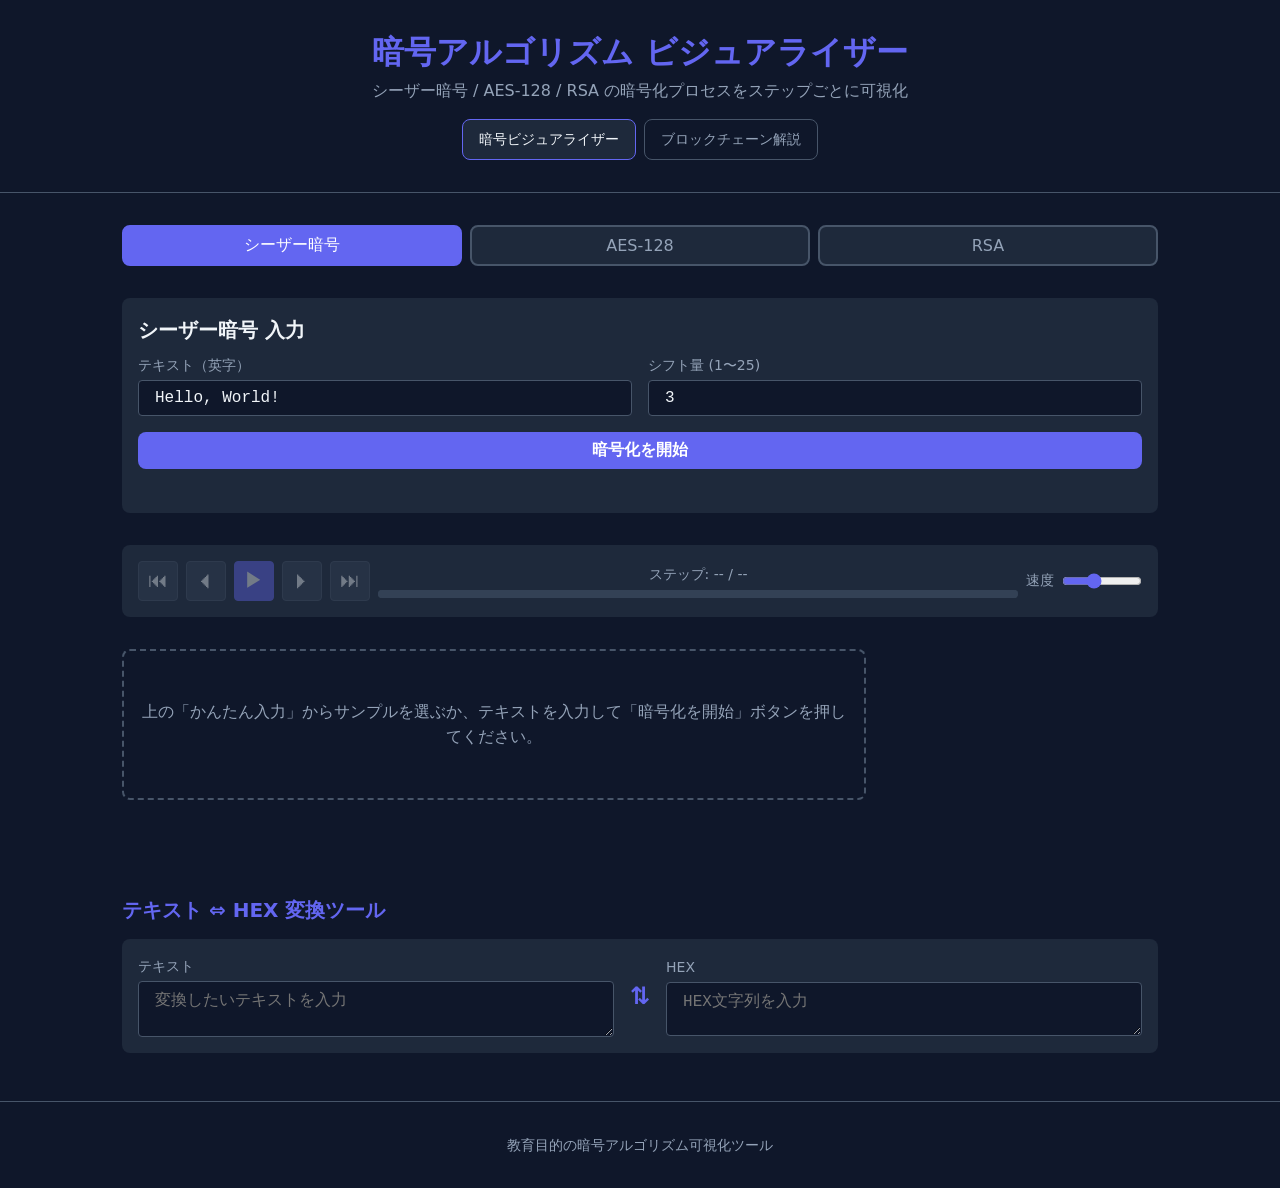
<file: index.html>
<!DOCTYPE html>
<html lang="ja">
<head>
  <meta charset="UTF-8">
  <meta name="viewport" content="width=device-width, initial-scale=1.0">
  <title>暗号アルゴリズム ビジュアライザー</title>
  <link rel="stylesheet" href="assets/css/base.css">
  <link rel="stylesheet" href="assets/css/layout.css">
  <link rel="stylesheet" href="assets/css/components/site-nav.css">
  <link rel="stylesheet" href="assets/css/components/step-card.css">
  <link rel="stylesheet" href="assets/css/components/byte-grid.css">
  <link rel="stylesheet" href="assets/css/components/controls.css">
</head>
<body>
  <header class="site-header">
    <h1 class="site-header__title">暗号アルゴリズム ビジュアライザー</h1>
    <p class="site-header__subtitle">シーザー暗号 / AES-128 / RSA の暗号化プロセスをステップごとに可視化</p>
    <nav class="site-nav" aria-label="サイトナビゲーション">
      <a class="site-nav__link site-nav__link--active" href="index.html" aria-current="page">暗号ビジュアライザー</a>
      <a class="site-nav__link" href="pages/blockchain.html">ブロックチェーン解説</a>
    </nav>
  </header>

  <main class="main-content">
    <!-- Algorithm Selector -->
    <nav class="algo-tabs" aria-label="アルゴリズム選択">
      <button class="algo-tabs__btn algo-tabs__btn--active"
              data-algo="caesar"
              aria-pressed="true"
              aria-label="シーザー暗号を選択">
        シーザー暗号
      </button>
      <button class="algo-tabs__btn"
              data-algo="aes"
              aria-pressed="false"
              aria-label="AES-128を選択">
        AES-128
      </button>
      <button class="algo-tabs__btn"
              data-algo="rsa"
              aria-pressed="false"
              aria-label="RSAを選択">
        RSA
      </button>
    </nav>

    <!-- Input Section -->
    <section class="input-panel" aria-label="入力パネル">
      <!-- Caesar Inputs -->
      <fieldset class="input-panel__group" data-input-for="caesar">
        <legend>シーザー暗号 入力</legend>
        <label class="input-panel__label" for="caesar-text">
          テキスト（英字）
          <input class="input-panel__field"
                 type="text"
                 id="caesar-text"
                 placeholder="例: Hello, World!"
                 value="Hello, World!"
                 data-input="caesar-text">
        </label>
        <label class="input-panel__label" for="caesar-shift">
          シフト量 (1〜25)
          <input class="input-panel__field"
                 type="number"
                 id="caesar-shift"
                 value="3" min="1" max="25"
                 data-input="caesar-shift">
        </label>
      </fieldset>

      <!-- AES Inputs -->
      <fieldset class="input-panel__group is-hidden" data-input-for="aes">
        <legend>AES-128 入力</legend>

        <!-- Quick-fill presets -->
        <div class="input-helpers">
          <span class="input-helpers__label">かんたん入力:</span>
          <div class="input-helpers__buttons">
            <button class="input-helpers__btn" type="button"
                    data-preset="hello" aria-label="Hello World のサンプルを使用">
              Hello World
            </button>
            <button class="input-helpers__btn" type="button"
                    data-preset="nist" aria-label="NIST テストベクターを使用">
              NIST テストベクター
            </button>
            <button class="input-helpers__btn" type="button"
                    data-preset="random" aria-label="ランダムな値を生成">
              ランダム生成
            </button>
          </div>
        </div>

        <!-- Text-to-hex helper -->
        <label class="input-panel__label" for="aes-text-input">
          テキストで入力（16文字まで・自動でHEXに変換）
          <input class="input-panel__field"
                 type="text"
                 id="aes-text-input"
                 placeholder="例: Hello, World!!!"
                 maxlength="16"
                 data-input="aes-text-input">
        </label>

        <label class="input-panel__label" for="aes-plaintext">
          平文 (HEX)
          <input class="input-panel__field"
                 type="text"
                 id="aes-plaintext"
                 placeholder="00112233445566778899aabbccddeeff"
                 maxlength="32"
                 pattern="[0-9a-fA-F]{32}"
                 data-input="aes-plaintext">
        </label>
        <label class="input-panel__label" for="aes-key">
          鍵 (HEX)
          <div class="input-panel__field-row">
            <input class="input-panel__field"
                   type="text"
                   id="aes-key"
                   placeholder="000102030405060708090a0b0c0d0e0f"
                   maxlength="32"
                   pattern="[0-9a-fA-F]{32}"
                   data-input="aes-key">
            <button class="input-helpers__btn input-helpers__btn--inline" type="button"
                    id="btn-random-key" aria-label="ランダムな鍵を生成">
              ランダム
            </button>
          </div>
        </label>
      </fieldset>

      <!-- RSA Inputs -->
      <fieldset class="input-panel__group is-hidden" data-input-for="rsa">
        <legend>RSA 入力</legend>
        <label class="input-panel__label" for="rsa-p">
          素数 p
          <input class="input-panel__field" type="number" id="rsa-p"
                 value="61" min="2" data-input="rsa-p">
        </label>
        <label class="input-panel__label" for="rsa-q">
          素数 q
          <input class="input-panel__field" type="number" id="rsa-q"
                 value="53" min="2" data-input="rsa-q">
        </label>
        <label class="input-panel__label" for="rsa-e">
          公開指数 e
          <input class="input-panel__field" type="number" id="rsa-e"
                 value="17" min="2" data-input="rsa-e">
        </label>
        <label class="input-panel__label" for="rsa-message">
          メッセージ M (数値)
          <input class="input-panel__field" type="number" id="rsa-message"
                 value="65" min="0" data-input="rsa-message">
        </label>
      </fieldset>

      <button class="input-panel__submit" id="btn-encrypt" aria-label="暗号化を開始">
        暗号化を開始
      </button>

      <output class="input-panel__error" id="input-error" aria-live="assertive"></output>
    </section>

    <!-- Controls -->
    <section class="controls" aria-label="再生コントロール">
      <button class="controls__btn" id="btn-first" aria-label="最初のステップへ" disabled>
        &#x23EE;
      </button>
      <button class="controls__btn" id="btn-prev" aria-label="前のステップへ" disabled>
        &#x23F4;
      </button>
      <button class="controls__btn controls__btn--primary" id="btn-play" aria-label="自動再生" disabled>
        &#x25B6;
      </button>
      <button class="controls__btn" id="btn-next" aria-label="次のステップへ" disabled>
        &#x23F5;
      </button>
      <button class="controls__btn" id="btn-last" aria-label="最後のステップへ" disabled>
        &#x23ED;
      </button>

      <div class="controls__progress">
        <span class="controls__step-label" id="step-label" aria-live="polite">
          ステップ: -- / --
        </span>
        <progress class="controls__progress-bar" id="progress-bar" value="0" max="100"></progress>
      </div>

      <label class="controls__speed-label" for="speed-slider">
        速度
        <input class="controls__speed-slider" type="range" id="speed-slider"
               min="100" max="2000" value="800" step="100"
               aria-label="アニメーション速度">
      </label>
    </section>

    <!-- Visualization Area -->
    <section class="viz-area" id="viz-area" aria-label="可視化エリア" aria-live="polite">
      <p class="viz-area__placeholder">
        上の「かんたん入力」からサンプルを選ぶか、テキストを入力して「暗号化を開始」ボタンを押してください。
      </p>
    </section>

    <!-- Round Key Display (AES only) -->
    <aside class="round-key-panel is-hidden" id="round-key-panel" aria-label="ラウンドキー表示">
      <h2 class="round-key-panel__title">ラウンドキー</h2>
      <div class="round-key-panel__grid" id="round-key-grid"></div>
    </aside>
  </main>

  <!-- HEX Converter Tool -->
  <aside class="hex-tool" aria-label="HEX変換ツール">
    <h2 class="hex-tool__title">テキスト ⇔ HEX 変換ツール</h2>
    <div class="hex-tool__body">
      <label class="hex-tool__label" for="hex-tool-text">
        テキスト
        <textarea class="hex-tool__field" id="hex-tool-text" rows="2"
                  placeholder="変換したいテキストを入力"></textarea>
      </label>
      <div class="hex-tool__arrow" aria-hidden="true">⇅</div>
      <label class="hex-tool__label" for="hex-tool-hex">
        HEX
        <textarea class="hex-tool__field hex-tool__field--mono" id="hex-tool-hex" rows="2"
                  placeholder="HEX文字列を入力"></textarea>
      </label>
    </div>
  </aside>

  <footer class="site-footer">
    <p>教育目的の暗号アルゴリズム可視化ツール</p>
  </footer>

  <script type="module" src="assets/js/main.js" defer></script>
</body>
</html>
</file>
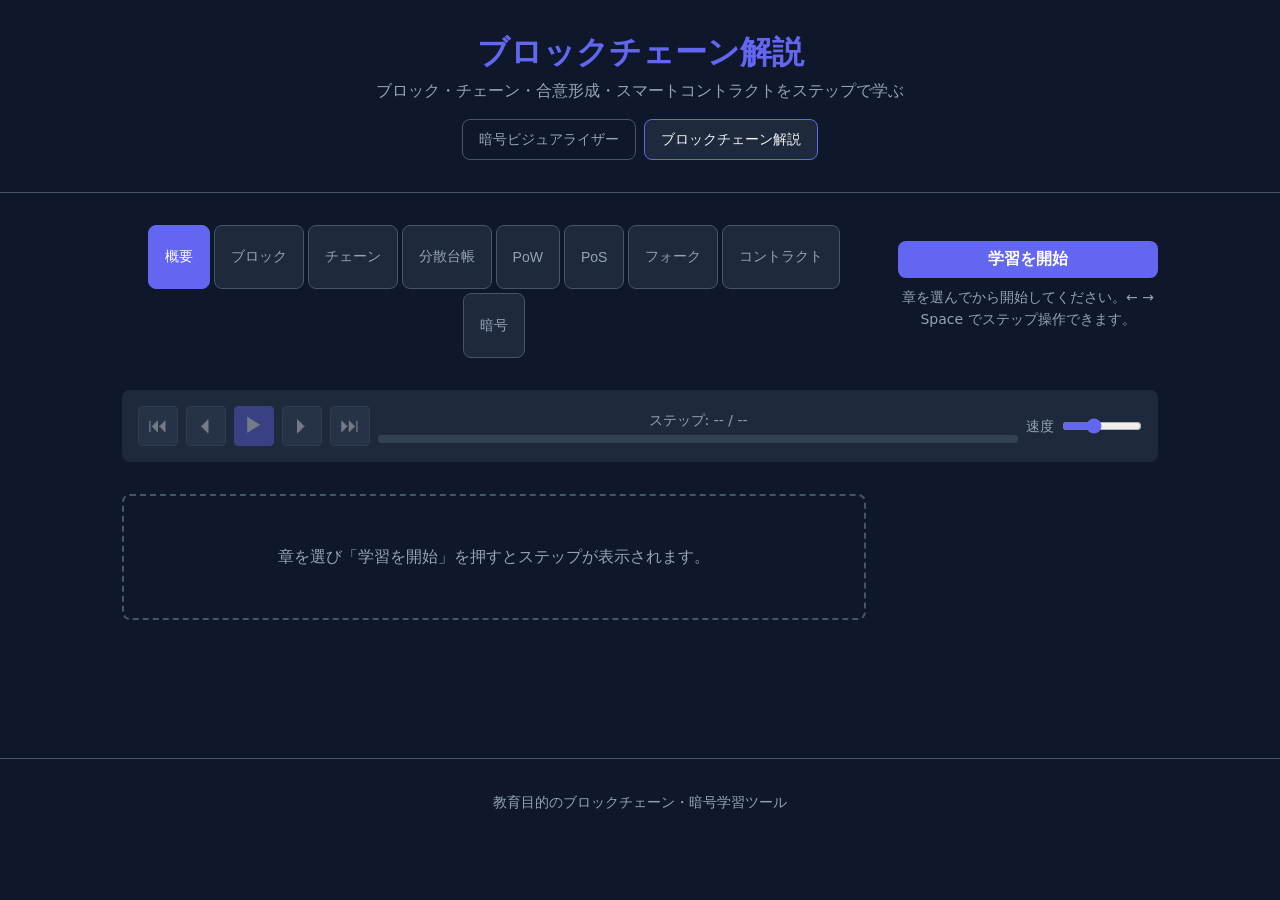
<file: pages/blockchain.html>
<!DOCTYPE html>
<html lang="ja">
<head>
  <meta charset="UTF-8">
  <meta name="viewport" content="width=device-width, initial-scale=1.0">
  <title>ブロックチェーン解説 | 暗号アルゴリズム ビジュアライザー</title>
  <link rel="stylesheet" href="../assets/css/base.css">
  <link rel="stylesheet" href="../assets/css/layout.css">
  <link rel="stylesheet" href="../assets/css/components/site-nav.css">
  <link rel="stylesheet" href="../assets/css/components/step-card.css">
  <link rel="stylesheet" href="../assets/css/components/controls.css">
  <link rel="stylesheet" href="../assets/css/components/blockchain-viz.css">
  <link rel="stylesheet" href="../assets/css/pages/blockchain.css">
</head>
<body>
  <header class="site-header">
    <h1 class="site-header__title">ブロックチェーン解説</h1>
    <p class="site-header__subtitle">ブロック・チェーン・合意形成・スマートコントラクトをステップで学ぶ</p>
    <nav class="site-nav" aria-label="サイトナビゲーション">
      <a class="site-nav__link" href="../index.html">暗号ビジュアライザー</a>
      <a class="site-nav__link site-nav__link--active" href="blockchain.html" aria-current="page">ブロックチェーン解説</a>
    </nav>
  </header>

  <main class="main-content">
    <nav class="chapter-tabs" aria-label="章の選択">
      <button type="button" class="chapter-tabs__btn chapter-tabs__btn--active"
              data-chapter="intro" aria-pressed="true">概要</button>
      <button type="button" class="chapter-tabs__btn"
              data-chapter="block" aria-pressed="false">ブロック</button>
      <button type="button" class="chapter-tabs__btn"
              data-chapter="chain" aria-pressed="false">チェーン</button>
      <button type="button" class="chapter-tabs__btn"
              data-chapter="ledger" aria-pressed="false">分散台帳</button>
      <button type="button" class="chapter-tabs__btn"
              data-chapter="pow" aria-pressed="false">PoW</button>
      <button type="button" class="chapter-tabs__btn"
              data-chapter="pos" aria-pressed="false">PoS</button>
      <button type="button" class="chapter-tabs__btn"
              data-chapter="fork" aria-pressed="false">フォーク</button>
      <button type="button" class="chapter-tabs__btn"
              data-chapter="contract" aria-pressed="false">コントラクト</button>
      <button type="button" class="chapter-tabs__btn"
              data-chapter="crypto-link" aria-pressed="false">暗号</button>
    </nav>

    <section class="chapter-panel" aria-label="章の開始">
      <button type="button" class="input-panel__submit chapter-panel__start" id="btn-start-chapter"
              aria-label="選択した章の学習を開始">
        学習を開始
      </button>
      <p class="chapter-panel__hint">章を選んでから開始してください。← → Space でステップ操作できます。</p>
      <output class="input-panel__error" id="input-error" aria-live="assertive"></output>
    </section>

    <section class="controls" aria-label="再生コントロール">
      <button type="button" class="controls__btn" id="btn-first" aria-label="最初のステップへ" disabled>
        &#x23EE;
      </button>
      <button type="button" class="controls__btn" id="btn-prev" aria-label="前のステップへ" disabled>
        &#x23F4;
      </button>
      <button type="button" class="controls__btn controls__btn--primary" id="btn-play" aria-label="自動再生" disabled>
        &#x25B6;
      </button>
      <button type="button" class="controls__btn" id="btn-next" aria-label="次のステップへ" disabled>
        &#x23F5;
      </button>
      <button type="button" class="controls__btn" id="btn-last" aria-label="最後のステップへ" disabled>
        &#x23ED;
      </button>

      <div class="controls__progress">
        <span class="controls__step-label" id="step-label" aria-live="polite">
          ステップ: -- / --
        </span>
        <progress class="controls__progress-bar" id="progress-bar" value="0" max="100"></progress>
      </div>

      <label class="controls__speed-label" for="speed-slider">
        速度
        <input class="controls__speed-slider" type="range" id="speed-slider"
               min="100" max="2000" value="800" step="100"
               aria-label="アニメーション速度">
      </label>
    </section>

    <section class="viz-area" id="viz-area" aria-label="可視化エリア" aria-live="polite">
      <p class="viz-area__placeholder">
        章を選び「学習を開始」を押すとステップが表示されます。
      </p>
    </section>
  </main>

  <footer class="site-footer">
    <p>教育目的のブロックチェーン・暗号学習ツール</p>
  </footer>

  <script type="module" src="../assets/js/pages/blockchain-main.js" defer></script>
</body>
</html>
</file>
<file: assets/css/base.css>
/* ==========================================================================
   base.css — Reset, CSS Custom Properties, Typography, Utilities
   ========================================================================== */

/* Reset */
*, *::before, *::after {
  box-sizing: border-box;
  margin: 0;
  padding: 0;
}

:root {
  /* Colors */
  --color-primary: #6366f1;
  --color-primary-hover: #818cf8;
  --color-highlight: #f59e0b;
  --color-highlight-dim: rgba(245, 158, 11, 0.15);
  --color-success: #10b981;
  --color-danger: #ef4444;
  --color-bg: #0f172a;
  --color-surface: #1e293b;
  --color-surface-2: #334155;
  --color-text: #f1f5f9;
  --color-text-muted: #94a3b8;
  --color-border: #475569;

  /* Spacing */
  --space-xs: 4px;
  --space-sm: 8px;
  --space-md: 16px;
  --space-lg: 32px;
  --space-xl: 48px;

  /* Typography */
  --font-mono: 'Fira Code', 'Cascadia Code', 'JetBrains Mono', 'Courier New', monospace;
  --font-sans: 'Noto Sans JP', system-ui, -apple-system, sans-serif;
  --font-size-sm: 0.875rem;
  --font-size-md: 1rem;
  --font-size-lg: 1.25rem;
  --font-size-xl: 1.5rem;
  --font-size-2xl: 2rem;

  /* Transitions */
  --transition-fast: 150ms ease;
  --transition-step: 400ms cubic-bezier(0.4, 0, 0.2, 1);

  /* Grid */
  --byte-cell-size: calc(var(--space-lg) + var(--space-sm));
}

body {
  font-family: var(--font-sans);
  background-color: var(--color-bg);
  color: var(--color-text);
  line-height: 1.6;
  min-height: 100vh;
}

code, pre, .byte-grid__cell {
  font-family: var(--font-mono);
}

h1, h2, h3 {
  line-height: 1.3;
}

a {
  color: var(--color-primary);
  text-decoration: none;
}

a:hover {
  color: var(--color-primary-hover);
}

/* Screen-reader only */
.sr-only {
  position: absolute;
  width: 1px;
  height: 1px;
  padding: 0;
  margin: -1px;
  overflow: hidden;
  clip: rect(0, 0, 0, 0);
  white-space: nowrap;
  border: 0;
}

/* Utility: hidden */
.is-hidden {
  display: none !important;
}
</file>
<file: assets/css/layout.css>
/* ==========================================================================
   layout.css — Page-level grid layout
   ========================================================================== */

.site-header {
  text-align: center;
  padding: var(--space-lg) var(--space-md);
  border-bottom: 1px solid var(--color-border);
}

.site-header__title {
  font-size: var(--font-size-2xl);
  font-weight: 700;
  color: var(--color-primary);
}

.site-header__subtitle {
  font-size: var(--font-size-md);
  color: var(--color-text-muted);
  margin-top: var(--space-xs);
}

.main-content {
  display: grid;
  grid-template-columns: 1fr;
  gap: var(--space-lg);
  max-width: 1100px;
  margin: 0 auto;
  padding: var(--space-lg);
}

.viz-area {
  min-height: 200px;
}

.viz-area__placeholder {
  color: var(--color-text-muted);
  text-align: center;
  padding: var(--space-xl) var(--space-md);
  border: 2px dashed var(--color-border);
  border-radius: var(--space-sm);
}

.round-key-panel {
  background-color: var(--color-surface);
  border-radius: var(--space-sm);
  padding: var(--space-md);
}

.round-key-panel__title {
  font-size: var(--font-size-lg);
  margin-bottom: var(--space-md);
  color: var(--color-primary);
}

/* --- HEX Converter Tool --- */
.hex-tool {
  max-width: 1100px;
  margin: 0 auto;
  padding: var(--space-md) var(--space-lg);
}

.hex-tool__title {
  font-size: var(--font-size-lg);
  color: var(--color-primary);
  margin-bottom: var(--space-md);
}

.hex-tool__body {
  display: flex;
  flex-wrap: wrap;
  align-items: center;
  gap: var(--space-md);
  background-color: var(--color-surface);
  padding: var(--space-md);
  border-radius: var(--space-sm);
}

.hex-tool__label {
  flex: 1 1 200px;
  display: flex;
  flex-direction: column;
  gap: var(--space-xs);
  font-size: var(--font-size-sm);
  color: var(--color-text-muted);
}

.hex-tool__field {
  padding: var(--space-sm) var(--space-md);
  border: 1px solid var(--color-border);
  border-radius: var(--space-xs);
  background-color: var(--color-bg);
  color: var(--color-text);
  font-family: var(--font-sans);
  font-size: var(--font-size-md);
  resize: vertical;
  transition: border-color var(--transition-fast);
}

.hex-tool__field:focus {
  outline: none;
  border-color: var(--color-primary);
  box-shadow: 0 0 0 3px rgba(99, 102, 241, 0.2);
}

.hex-tool__field--mono {
  font-family: var(--font-mono);
}

.hex-tool__arrow {
  font-size: var(--font-size-xl);
  color: var(--color-primary);
  font-weight: 700;
  flex-shrink: 0;
  text-align: center;
}

.site-footer {
  text-align: center;
  padding: var(--space-lg) var(--space-md);
  color: var(--color-text-muted);
  font-size: var(--font-size-sm);
  border-top: 1px solid var(--color-border);
  margin-top: var(--space-lg);
}

/* Responsive: sidebar for round key panel */
@media (min-width: 768px) {
  .main-content {
    grid-template-columns: 1fr 260px;
  }

  .algo-tabs,
  .input-panel,
  .controls {
    grid-column: 1 / -1;
  }

  .viz-area {
    grid-column: 1;
  }

  .round-key-panel {
    grid-column: 2;
    grid-row: 4 / 6;
    align-self: start;
    position: sticky;
    top: var(--space-md);
  }
}
</file>
<file: assets/css/components/site-nav.css>
/* site-nav.css — Site-wide navigation */

.site-nav {
  display: flex;
  flex-wrap: wrap;
  justify-content: center;
  gap: var(--space-sm);
  margin-top: var(--space-md);
}

.site-nav__link {
  display: inline-block;
  padding: var(--space-sm) var(--space-md);
  border-radius: var(--space-sm);
  border: 1px solid var(--color-border);
  color: var(--color-text-muted);
  text-decoration: none;
  font-size: var(--font-size-sm);
  transition: color 0.15s, border-color 0.15s, background-color 0.15s;
}

.site-nav__link:hover {
  color: var(--color-primary-hover);
  border-color: var(--color-primary);
}

.site-nav__link--active {
  color: var(--color-text);
  background-color: var(--color-surface);
  border-color: var(--color-primary);
}

.site-nav__link:focus-visible {
  outline: 2px solid var(--color-primary);
  outline-offset: 2px;
}
</file>
<file: assets/css/components/step-card.css>
/* ==========================================================================
   step-card.css — Step card component
   ========================================================================== */

.step-card {
  background-color: var(--color-surface);
  border: 1px solid var(--color-border);
  border-radius: var(--space-sm);
  padding: var(--space-md);
  opacity: 0;
  transform: translateY(12px);
  transition: opacity var(--transition-step),
              transform var(--transition-step);
}

.step-card.is-visible {
  opacity: 1;
  transform: none;
}

.step-card__header {
  display: flex;
  align-items: baseline;
  gap: var(--space-sm);
  margin-bottom: var(--space-md);
}

.step-card__round-badge {
  display: inline-block;
  padding: var(--space-xs) var(--space-sm);
  background-color: var(--color-primary);
  color: #fff;
  border-radius: var(--space-xs);
  font-size: var(--font-size-sm);
  font-weight: 600;
  white-space: nowrap;
}

.step-card__title {
  font-size: var(--font-size-lg);
  font-weight: 600;
}

.step-card__description {
  color: var(--color-text-muted);
  font-size: var(--font-size-sm);
  margin-bottom: var(--space-md);
  line-height: 1.5;
}

.step-card__content {
  display: flex;
  flex-wrap: wrap;
  gap: var(--space-lg);
  align-items: flex-start;
}

/* --- RSA formula display --- */
.step-card__formula {
  font-family: var(--font-mono);
  font-size: var(--font-size-md);
  background-color: var(--color-bg);
  padding: var(--space-md);
  border-radius: var(--space-xs);
  border-left: 3px solid var(--color-primary);
  word-break: break-all;
}

.step-card__values {
  display: grid;
  grid-template-columns: auto 1fr;
  gap: var(--space-xs) var(--space-md);
  font-size: var(--font-size-sm);
}

.step-card__value-key {
  color: var(--color-text-muted);
  font-weight: 600;
}

.step-card__value-val {
  font-family: var(--font-mono);
  color: var(--color-highlight);
}

/* --- Operation detail --- */
.step-card__detail {
  font-size: var(--font-size-sm);
  color: var(--color-text-muted);
  margin-top: var(--space-md);
  padding-top: var(--space-md);
  border-top: 1px solid var(--color-border);
}

.step-card__detail-title {
  font-weight: 600;
  color: var(--color-text);
  margin-bottom: var(--space-sm);
}

.step-card__content--vertical {
  flex-direction: column;
}

/* --- Caesar cipher character visualization --- */
.caesar-chars {
  display: flex;
  flex-direction: column;
  gap: var(--space-sm);
  overflow-x: auto;
}

.caesar-chars__row {
  display: flex;
  align-items: center;
  gap: var(--space-sm);
}

.caesar-chars__row-label {
  font-size: var(--font-size-sm);
  color: var(--color-text-muted);
  font-weight: 600;
  min-width: 60px;
  text-align: right;
  flex-shrink: 0;
}

.caesar-chars__cells {
  display: flex;
  gap: 2px;
  flex-wrap: wrap;
}

.caesar-chars__cell {
  display: flex;
  align-items: center;
  justify-content: center;
  width: calc(var(--space-lg) - var(--space-xs));
  height: calc(var(--space-lg) - var(--space-xs));
  background-color: var(--color-bg);
  border: 1px solid var(--color-border);
  border-radius: 2px;
  font-family: var(--font-mono);
  font-size: var(--font-size-sm);
  transition: background-color var(--transition-step),
              border-color var(--transition-step),
              transform var(--transition-step);
}

.caesar-chars__cell--active {
  background-color: var(--color-highlight);
  border-color: var(--color-highlight);
  color: var(--color-bg);
  font-weight: 700;
  transform: scale(1.15);
}

.caesar-chars__cell--done {
  background-color: rgba(16, 185, 129, 0.15);
  border-color: var(--color-success);
  color: var(--color-success);
}

.caesar-chars__arrow {
  display: flex;
  align-items: center;
  justify-content: center;
  width: calc(var(--space-lg) - var(--space-xs));
  height: var(--space-md);
  font-size: var(--font-size-sm);
  color: var(--color-text-muted);
}

.caesar-chars__arrow--active {
  color: var(--color-highlight);
  font-weight: 700;
}
</file>
<file: assets/css/components/byte-grid.css>
/* ==========================================================================
   byte-grid.css — 4x4 byte grid for AES state visualization
   ========================================================================== */

.byte-grid {
  display: grid;
  grid-template-columns: repeat(4, var(--byte-cell-size));
  grid-template-rows: repeat(4, var(--byte-cell-size));
  gap: var(--space-xs);
}

.byte-grid__cell {
  display: flex;
  align-items: center;
  justify-content: center;
  width: var(--byte-cell-size);
  height: var(--byte-cell-size);
  background-color: var(--color-bg);
  border: 1px solid var(--color-border);
  border-radius: var(--space-xs);
  font-size: var(--font-size-sm);
  font-family: var(--font-mono);
  text-transform: lowercase;
  transition: background-color var(--transition-step),
              transform var(--transition-step),
              border-color var(--transition-step);
}

.byte-grid__cell--changed {
  background-color: var(--color-highlight);
  color: var(--color-bg);
  border-color: var(--color-highlight);
  transform: scale(1.1);
  font-weight: 700;
}

/* --- Grid labels --- */
.byte-grid-wrapper {
  display: flex;
  flex-direction: column;
  gap: var(--space-sm);
}

.byte-grid-wrapper__label {
  font-size: var(--font-size-sm);
  color: var(--color-text-muted);
  font-weight: 600;
}

/* --- Row labels for ShiftRows visualization --- */
.byte-grid-with-labels {
  display: grid;
  grid-template-columns: auto 1fr;
  gap: var(--space-xs) var(--space-sm);
  align-items: center;
}

.byte-grid__row-label {
  font-size: var(--font-size-sm);
  color: var(--color-text-muted);
  font-family: var(--font-mono);
  white-space: nowrap;
}

/* --- Round key mini grid --- */
.round-key-mini {
  display: grid;
  grid-template-columns: repeat(4, calc(var(--space-lg) - var(--space-xs)));
  gap: 2px;
  margin-bottom: var(--space-sm);
}

.round-key-mini__cell {
  display: flex;
  align-items: center;
  justify-content: center;
  width: calc(var(--space-lg) - var(--space-xs));
  height: calc(var(--space-lg) - var(--space-xs));
  background-color: var(--color-bg);
  border-radius: 2px;
  font-size: 0.625rem;
  font-family: var(--font-mono);
  color: var(--color-text-muted);
}

.round-key-mini__cell--active {
  background-color: var(--color-highlight-dim);
  color: var(--color-highlight);
}

.round-key-entry {
  margin-bottom: var(--space-md);
  padding-bottom: var(--space-md);
  border-bottom: 1px solid var(--color-border);
}

.round-key-entry:last-child {
  border-bottom: none;
  margin-bottom: 0;
  padding-bottom: 0;
}

.round-key-entry__label {
  font-size: var(--font-size-sm);
  color: var(--color-text-muted);
  margin-bottom: var(--space-xs);
}

.round-key-entry--active .round-key-entry__label {
  color: var(--color-highlight);
  font-weight: 600;
}

/* --- XOR visualization --- */
.xor-display {
  display: flex;
  flex-direction: column;
  align-items: center;
  gap: var(--space-sm);
}

.xor-display__operator {
  font-size: var(--font-size-lg);
  font-weight: 700;
  color: var(--color-primary);
}

.xor-display__separator {
  width: 100%;
  height: 2px;
  background-color: var(--color-primary);
}
</file>
<file: assets/css/components/controls.css>
/* ==========================================================================
   controls.css — Algorithm tabs, input panel, playback controls
   ========================================================================== */

/* --- Algorithm Tabs --- */
.algo-tabs {
  display: flex;
  gap: var(--space-sm);
}

.algo-tabs__btn {
  flex: 1;
  padding: var(--space-sm) var(--space-md);
  border: 2px solid var(--color-border);
  border-radius: var(--space-sm);
  background-color: var(--color-surface);
  color: var(--color-text-muted);
  font-size: var(--font-size-md);
  font-family: inherit;
  cursor: pointer;
  transition: background-color var(--transition-fast),
              color var(--transition-fast),
              border-color var(--transition-fast);
}

.algo-tabs__btn:hover {
  color: var(--color-text);
  border-color: var(--color-primary);
}

.algo-tabs__btn--active {
  background-color: var(--color-primary);
  color: #fff;
  border-color: var(--color-primary);
}

/* --- Input Panel --- */
.input-panel {
  background-color: var(--color-surface);
  border-radius: var(--space-sm);
  padding: var(--space-md);
}

.input-panel__group {
  border: none;
  display: flex;
  flex-wrap: wrap;
  gap: var(--space-md);
}

.input-panel__group legend {
  font-size: var(--font-size-lg);
  font-weight: 600;
  color: var(--color-text);
  margin-bottom: var(--space-sm);
  width: 100%;
}

.input-panel__label {
  display: flex;
  flex-direction: column;
  gap: var(--space-xs);
  flex: 1 1 240px;
  font-size: var(--font-size-sm);
  color: var(--color-text-muted);
}

.input-panel__field {
  padding: var(--space-sm) var(--space-md);
  border: 1px solid var(--color-border);
  border-radius: var(--space-xs);
  background-color: var(--color-bg);
  color: var(--color-text);
  font-family: var(--font-mono);
  font-size: var(--font-size-md);
  transition: border-color var(--transition-fast);
}

.input-panel__field:focus {
  outline: none;
  border-color: var(--color-primary);
  box-shadow: 0 0 0 3px rgba(99, 102, 241, 0.2);
}

.input-panel__field:invalid {
  border-color: var(--color-danger);
}

/* --- Input Helpers (presets, text input, random) --- */
.input-helpers {
  width: 100%;
  display: flex;
  flex-wrap: wrap;
  align-items: center;
  gap: var(--space-sm);
  padding-bottom: var(--space-sm);
  border-bottom: 1px solid var(--color-border);
  margin-bottom: var(--space-xs);
}

.input-helpers__label {
  font-size: var(--font-size-sm);
  color: var(--color-text-muted);
  white-space: nowrap;
}

.input-helpers__buttons {
  display: flex;
  flex-wrap: wrap;
  gap: var(--space-xs);
}

.input-helpers__btn {
  padding: var(--space-xs) var(--space-sm);
  border: 1px solid var(--color-primary);
  border-radius: var(--space-xs);
  background-color: transparent;
  color: var(--color-primary);
  font-size: var(--font-size-sm);
  font-family: inherit;
  cursor: pointer;
  transition: background-color var(--transition-fast),
              color var(--transition-fast);
  white-space: nowrap;
}

.input-helpers__btn:hover {
  background-color: var(--color-primary);
  color: #fff;
}

.input-helpers__btn--inline {
  flex-shrink: 0;
}

.input-panel__field-row {
  display: flex;
  gap: var(--space-sm);
  align-items: stretch;
}

.input-panel__field-row .input-panel__field {
  flex: 1;
  min-width: 0;
}

.input-panel__submit {
  display: block;
  width: 100%;
  margin-top: var(--space-md);
  padding: var(--space-sm) var(--space-lg);
  border: none;
  border-radius: var(--space-sm);
  background-color: var(--color-primary);
  color: #fff;
  font-size: var(--font-size-md);
  font-family: inherit;
  font-weight: 600;
  cursor: pointer;
  transition: background-color var(--transition-fast);
}

.input-panel__submit:hover {
  background-color: var(--color-primary-hover);
}

.input-panel__error {
  display: block;
  margin-top: var(--space-sm);
  color: var(--color-danger);
  font-size: var(--font-size-sm);
  min-height: 1.4em;
}

/* --- Playback Controls --- */
.controls {
  display: flex;
  flex-wrap: wrap;
  align-items: center;
  gap: var(--space-sm);
  background-color: var(--color-surface);
  border-radius: var(--space-sm);
  padding: var(--space-md);
}

.controls__btn {
  width: calc(var(--space-lg) + var(--space-sm));
  height: calc(var(--space-lg) + var(--space-sm));
  border: 1px solid var(--color-border);
  border-radius: var(--space-xs);
  background-color: var(--color-surface-2);
  color: var(--color-text);
  font-size: var(--font-size-lg);
  cursor: pointer;
  display: flex;
  align-items: center;
  justify-content: center;
  transition: background-color var(--transition-fast),
              border-color var(--transition-fast);
}

.controls__btn:hover:not(:disabled) {
  background-color: var(--color-primary);
  border-color: var(--color-primary);
}

.controls__btn:disabled {
  opacity: 0.4;
  cursor: not-allowed;
}

.controls__btn--primary {
  background-color: var(--color-primary);
  border-color: var(--color-primary);
}

.controls__btn--primary:hover:not(:disabled) {
  background-color: var(--color-primary-hover);
}

.controls__progress {
  flex: 1;
  display: flex;
  flex-direction: column;
  gap: var(--space-xs);
  min-width: 120px;
}

.controls__step-label {
  font-size: var(--font-size-sm);
  color: var(--color-text-muted);
  text-align: center;
}

.controls__progress-bar {
  width: 100%;
  height: var(--space-sm);
  border-radius: var(--space-xs);
  appearance: none;
  border: none;
  background-color: var(--color-surface-2);
}

.controls__progress-bar::-webkit-progress-bar {
  background-color: var(--color-surface-2);
  border-radius: var(--space-xs);
}

.controls__progress-bar::-webkit-progress-value {
  background-color: var(--color-primary);
  border-radius: var(--space-xs);
  transition: width var(--transition-fast);
}

.controls__progress-bar::-moz-progress-bar {
  background-color: var(--color-primary);
  border-radius: var(--space-xs);
}

.controls__speed-label {
  display: flex;
  align-items: center;
  gap: var(--space-sm);
  font-size: var(--font-size-sm);
  color: var(--color-text-muted);
  white-space: nowrap;
}

.controls__speed-slider {
  width: 80px;
  accent-color: var(--color-primary);
}
</file>
<file: assets/css/components/blockchain-viz.css>
/* blockchain-viz.css — Blockchain visualization components */

.bc-viz {
  margin-top: var(--space-md);
}

.bc-fields {
  display: grid;
  grid-template-columns: minmax(120px, 1fr) 2fr;
  gap: var(--space-sm) var(--space-md);
  background-color: var(--color-surface);
  border-radius: var(--space-sm);
  padding: var(--space-md);
}

.bc-fields__label {
  font-weight: 600;
  color: var(--color-text-muted);
}

.bc-fields__label--highlight {
  color: var(--color-highlight);
}

.bc-fields__value {
  word-break: break-all;
}

.bc-fields__value--mono {
  font-family: var(--font-mono);
  font-size: var(--font-size-sm);
}

.bc-fields__input {
  width: 100%;
  padding: var(--space-sm);
  border: 1px solid var(--color-border);
  border-radius: var(--space-xs);
  background-color: var(--color-bg);
  color: var(--color-text);
  font-family: inherit;
}

.bc-hash-compare {
  margin-top: var(--space-sm);
  font-size: var(--font-size-sm);
  color: var(--color-text-muted);
  font-family: var(--font-mono);
}

.bc-chain {
  display: flex;
  flex-direction: column;
  align-items: center;
  gap: var(--space-xs);
}

.bc-chain__arrow {
  font-size: var(--font-size-sm);
  color: var(--color-text-muted);
}

.bc-block-card {
  width: 100%;
  max-width: 420px;
  background-color: var(--color-surface);
  border: 1px solid var(--color-border);
  border-radius: var(--space-sm);
  padding: var(--space-md);
}

.bc-block-card--invalid {
  border-color: var(--color-danger);
}

.bc-block-card--highlight {
  border-color: var(--color-highlight);
  box-shadow: 0 0 0 2px var(--color-highlight-dim);
}

.bc-block-card__title {
  font-weight: 700;
  color: var(--color-primary);
  margin-bottom: var(--space-xs);
}

.bc-block-card__data {
  margin-bottom: var(--space-sm);
}

.bc-block-card__hash {
  font-family: var(--font-mono);
  font-size: var(--font-size-sm);
  color: var(--color-text-muted);
}

.bc-block-card__status {
  margin-top: var(--space-sm);
  font-size: var(--font-size-sm);
  font-weight: 600;
}

.bc-block-card--invalid .bc-block-card__status {
  color: var(--color-danger);
}

.bc-block-card:not(.bc-block-card--invalid) .bc-block-card__status {
  color: var(--color-success);
}

.bc-network {
  display: grid;
  grid-template-columns: repeat(auto-fit, minmax(180px, 1fr));
  gap: var(--space-md);
}

.bc-node {
  background-color: var(--color-surface);
  border: 1px solid var(--color-success);
  border-radius: var(--space-sm);
  padding: var(--space-md);
}

.bc-node--desync {
  border-color: var(--color-danger);
}

.bc-node__label {
  font-weight: 700;
  margin-bottom: var(--space-xs);
}

.bc-node__info {
  font-size: var(--font-size-sm);
  color: var(--color-text-muted);
}

.bc-mining__controls {
  display: flex;
  flex-wrap: wrap;
  gap: var(--space-sm);
  margin-top: var(--space-md);
}

.bc-action-btn {
  padding: var(--space-sm) var(--space-md);
  border: 1px solid var(--color-border);
  border-radius: var(--space-sm);
  background-color: var(--color-surface-2);
  color: var(--color-text);
  cursor: pointer;
  font-size: var(--font-size-sm);
}

.bc-action-btn:hover:not(:disabled) {
  border-color: var(--color-primary);
  color: var(--color-primary-hover);
}

.bc-action-btn--primary {
  background-color: var(--color-primary);
  border-color: var(--color-primary);
  color: #fff;
}

.bc-action-btn--primary:hover:not(:disabled) {
  background-color: var(--color-primary-hover);
}

.bc-action-btn:disabled {
  opacity: 0.5;
  cursor: not-allowed;
}

.bc-pos__row {
  position: relative;
  background-color: var(--color-surface);
  border-radius: var(--space-sm);
  padding: var(--space-md);
  margin-bottom: var(--space-sm);
  overflow: hidden;
}

.bc-pos__row--selected {
  outline: 2px solid var(--color-highlight);
}

.bc-pos__name {
  font-weight: 700;
  display: block;
}

.bc-pos__stake {
  font-size: var(--font-size-sm);
  color: var(--color-text-muted);
}

.bc-pos__bar {
  position: absolute;
  left: 0;
  bottom: 0;
  height: 4px;
  background-color: var(--color-primary);
  opacity: 0.5;
}

.bc-fork__branch {
  background-color: var(--color-surface);
  border-left: 4px solid var(--color-primary);
  padding: var(--space-sm) var(--space-md);
  margin-bottom: var(--space-sm);
  font-family: var(--font-mono);
  font-size: var(--font-size-sm);
}

.bc-fork__branch--winner {
  border-left-color: var(--color-success);
}

.bc-fork__branch--orphan {
  border-left-color: var(--color-danger);
  opacity: 0.75;
}

.bc-balances {
  display: grid;
  grid-template-columns: 1fr auto;
  gap: var(--space-sm) var(--space-lg);
  background-color: var(--color-surface);
  padding: var(--space-md);
  border-radius: var(--space-sm);
}

.bc-balances dt {
  font-weight: 600;
}

.bc-balances dd {
  font-family: var(--font-mono);
  text-align: right;
}

.bc-contract__form {
  display: flex;
  flex-wrap: wrap;
  gap: var(--space-md);
  align-items: flex-end;
  margin-top: var(--space-md);
}

.bc-contract__field {
  display: flex;
  flex-direction: column;
  gap: var(--space-xs);
  font-size: var(--font-size-sm);
}

.bc-error {
  color: var(--color-danger);
  margin-top: var(--space-sm);
  font-size: var(--font-size-sm);
}

.bc-links {
  display: flex;
  flex-direction: column;
  gap: var(--space-sm);
  margin-top: var(--space-md);
}

.bc-links__anchor {
  color: var(--color-primary-hover);
}

@media (prefers-reduced-motion: reduce) {
  .bc-action-btn {
    transition: none;
  }
}
</file>
<file: assets/css/pages/blockchain.css>
/* blockchain.css — Blockchain tutorial page layout */

.chapter-tabs {
  display: flex;
  flex-wrap: wrap;
  gap: var(--space-xs);
  justify-content: center;
}

.chapter-tabs__btn {
  padding: var(--space-sm) var(--space-md);
  border: 1px solid var(--color-border);
  border-radius: var(--space-sm);
  background-color: var(--color-surface);
  color: var(--color-text-muted);
  cursor: pointer;
  font-size: var(--font-size-sm);
}

.chapter-tabs__btn:hover {
  color: var(--color-primary-hover);
  border-color: var(--color-primary);
}

.chapter-tabs__btn--active {
  background-color: var(--color-primary);
  border-color: var(--color-primary);
  color: #fff;
}

.chapter-tabs__btn:focus-visible {
  outline: 2px solid var(--color-highlight);
  outline-offset: 2px;
}

.chapter-panel {
  text-align: center;
}

.chapter-panel__start {
  margin-top: var(--space-md);
}

.chapter-panel__hint {
  color: var(--color-text-muted);
  font-size: var(--font-size-sm);
  margin-top: var(--space-sm);
}
</file>
